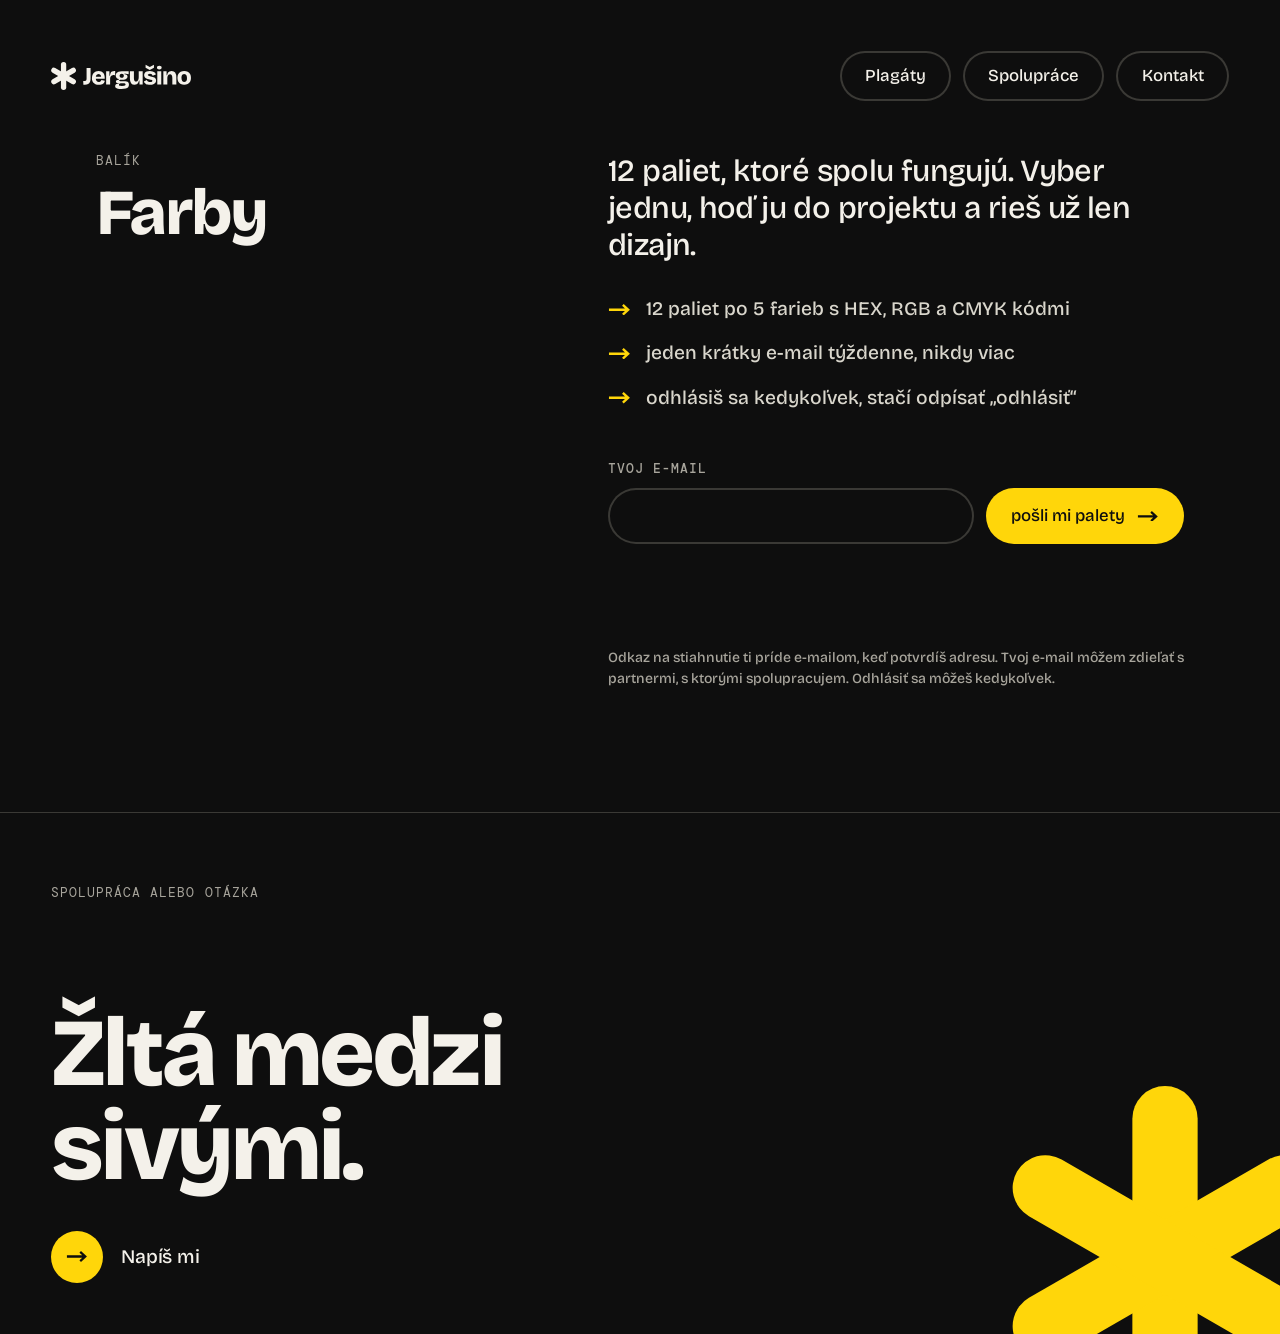
<file: index.html>
<!doctype html>
<html lang="sk">
<head>
  <meta charset="utf-8">
  <meta name="viewport" content="width=device-width, initial-scale=1">
  <title>Farby · Jergušino</title>
  <meta name="description" content="FARBY: 12 farebných paliet, ktoré spolu fungujú. Zadarmo do tvojej schránky.">
  <meta name="theme-color" content="#0E0E0E">
  <meta name="color-scheme" content="dark">
  <meta property="og:site_name" content="Jergušino">
  <meta property="og:title" content="Farby · Jergušino">
  <meta property="og:description" content="12 farebných paliet, ktoré spolu fungujú. Zadarmo do tvojej schránky.">
  <meta property="og:image" content="assets/img/og.png">
  <meta name="twitter:card" content="summary_large_image">
  <link rel="icon" href="favicon.svg" type="image/svg+xml">
  <link rel="apple-touch-icon" href="assets/img/apple-touch-icon.png">
  <link rel="preload" href="assets/fonts/BricolageGrotesque-ExtraBold.woff2" as="font" type="font/woff2" crossorigin>
  <link rel="preload" href="assets/fonts/BricolageGrotesque-Medium.woff2" as="font" type="font/woff2" crossorigin>
  <!-- main.css is a copy of the main site's stylesheet (jergusino.github.io/assets/css/main.css); the other css files add this page's own parts -->
  <link rel="stylesheet" href="assets/css/main.css">
  <link rel="stylesheet" href="assets/css/newsletter.css">
</head>
<body class="newsletter">
  <a class="skip" href="#top">preskočiť na obsah</a>

  <header class="top">
    <a class="brand" href="/" aria-label="Jergušino, domov">
      <img class="logo-paper" src="assets/img/logo-paper.svg" alt="" width="570" height="112">
      <img class="logo-ink" src="assets/img/logo-ink.svg" alt="" width="570" height="112">
    </a>
    <button type="button" class="menu-btn" aria-label="Menu" aria-expanded="false" aria-controls="site-nav"><span></span><span></span></button>
    <nav class="nav" id="site-nav" aria-label="Hlavná navigácia">
      <a class="pill" href="/plagaty/">Plagáty</a>
      <a class="pill" href="/spoluprace/">Spolupráce</a>
      <a class="pill" href="/kontakt/">Kontakt</a>
    </nav>
  </header>

  <main id="top" tabindex="-1">
    <section class="sec-head sec-head--page">
      <p class="label">balík</p>
      <h1 class="h h--xl">Farby</h1>
    </section>
    <div class="split">
    <article class="prose">
      <p class="big">12 paliet, ktoré spolu fungujú. Vyber jednu, hoď ju do projektu a rieš už len dizajn.</p>

      <ul class="perks">
        <li><svg class="arr" viewBox="0 0 48 24" width="24" height="12" aria-hidden="true" focusable="false"><path d="M2 12h40M31 2l11 10-11 10" fill="none" stroke="currentColor" stroke-width="5" stroke-linecap="butt" stroke-linejoin="miter"/></svg><span>12 paliet po 5 farieb s HEX, RGB a CMYK kódmi</span></li>
        <li><svg class="arr" viewBox="0 0 48 24" width="24" height="12" aria-hidden="true" focusable="false"><path d="M2 12h40M31 2l11 10-11 10" fill="none" stroke="currentColor" stroke-width="5" stroke-linecap="butt" stroke-linejoin="miter"/></svg><span>jeden krátky e-mail týždenne, nikdy viac</span></li>
        <li><svg class="arr" viewBox="0 0 48 24" width="24" height="12" aria-hidden="true" focusable="false"><path d="M2 12h40M31 2l11 10-11 10" fill="none" stroke="currentColor" stroke-width="5" stroke-linecap="butt" stroke-linejoin="miter"/></svg><span>odhlásiš sa kedykoľvek, stačí odpísať „odhlásiť“</span></li>
      </ul>

      <form id="signup" class="signup" method="post" novalidate>
        <label for="email">Tvoj e-mail</label>
        <div class="row">
          <input id="email" name="email" type="email" autocomplete="email" inputmode="email" required aria-describedby="fine status">
          <button type="submit" class="cta">
            <span class="btn-text">pošli mi palety</span>
            <svg class="arr" viewBox="0 0 48 24" width="24" height="12" aria-hidden="true" focusable="false"><path d="M2 12h40M31 2l11 10-11 10" fill="none" stroke="currentColor" stroke-width="5" stroke-linecap="butt" stroke-linejoin="miter"/></svg>
          </button>
        </div>
        <div class="hp" aria-hidden="true"><input type="text" name="website" tabindex="-1" autocomplete="off"></div>
        <p class="status" id="status" role="status" aria-live="polite"></p>
      </form>
    </article>
    </div>
  </main>

  <p class="fine" id="fine"><span>Odkaz na stiahnutie ti príde e-mailom, keď potvrdíš adresu. Tvoj e-mail môžem zdieľať s partnermi, s ktorými spolupracujem. Odhlásiť sa môžeš kedykoľvek.</span></p>

  <section class="closing" aria-labelledby="closing-h">
    <div class="closing-ast spin" aria-hidden="true"><svg class="ast" viewBox="0 0 200 200" aria-hidden="true" focusable="false"><g fill="none" stroke="currentColor" stroke-width="34" stroke-linecap="round"><line x1="100" y1="172" x2="100" y2="28"/><line x1="37.65" y1="136" x2="162.35" y2="64"/><line x1="162.35" y1="136" x2="37.65" y2="64"/></g></svg></div>
    <p class="label">Spolupráca alebo&nbsp;otázka</p>
    <h2 id="closing-h" class="display">Žltá medzi<br>sivými.</h2>
    <a class="btn" href="/kontakt/"><span class="circ"><svg class="arr" viewBox="0 0 48 24" width="24" height="12" aria-hidden="true" focusable="false"><path d="M2 12h40M31 2l11 10-11 10" fill="none" stroke="currentColor" stroke-width="5" stroke-linecap="butt" stroke-linejoin="miter"/></svg></span><span class="btn-t">Napíš mi</span></a>
  </section>

<script>
  // Cloudflare Worker jergusino-mail (code: jergusino.github.io/tools/mail-worker). Sends through Brevo; double opt-in.
  const API_URL = "https://api.jergusino.com/subscribe";

  const form = document.getElementById("signup");
  const email = document.getElementById("email");
  const status = document.getElementById("status");
  const button = form.querySelector("button");
  const label = button.querySelector(".btn-text");

  const messages = {
    invalid: "Toto nevyzerá ako e-mailová adresa. Skús niečo ako meno@gmail.com.",
    sent: "Skoro hotovo. Pozri si schránku (aj spam) a potvrď e-mail. Hneď potom ti pošlem odkaz na palety.",
    broken: "Niečo sa pokazilo na mojej strane. Skús to prosím neskôr.",
    offline: "Nepodarilo sa to odoslať. Skontroluj pripojenie na internet a skús to znova.",
    soon: "Prihlasovanie čoskoro spustím. Skús to o pár dní.",
  };
  const show = (key, isError) => {
    status.classList.toggle("error", !!isError);
    status.textContent = messages[key];
  };

  form.addEventListener("submit", async (e) => {
    e.preventDefault();
    if (form.website.value) return;
    const value = email.value.trim();
    if (!/^[^\s@]+@[^\s@]+\.[^\s@]+$/.test(value)) { show("invalid", true); email.focus(); return; }
    if (!API_URL) { show("soon"); return; }

    button.disabled = true;
    label.textContent = "odosielam…";
    status.textContent = "";
    const body = new URLSearchParams({ email: value, list: "palette-pack", source: (location.host || "local") + location.pathname, consent: "on", consent_text: "Súhlasil s posielaním súborov a noviniek e-mailom a so zdieľaním e-mailu s partnermi", });
    try {
      const res = await fetch(API_URL, { method: "POST", body });
      const reply = await res.json().catch(() => ({}));
      if (!reply.ok) { show(reply.error === "bad email" ? "invalid" : reply.error === "no consent" ? "consent" : "broken", true); return; }
      form.classList.add("done");
      show("sent");
    } catch (err) {
      show("offline", true);
    } finally {
      button.disabled = false;
      label.textContent = "pošli mi palety";
    }
  });
</script>
  <script src="assets/js/nav.js" defer></script>
</body>
</html>
</file>
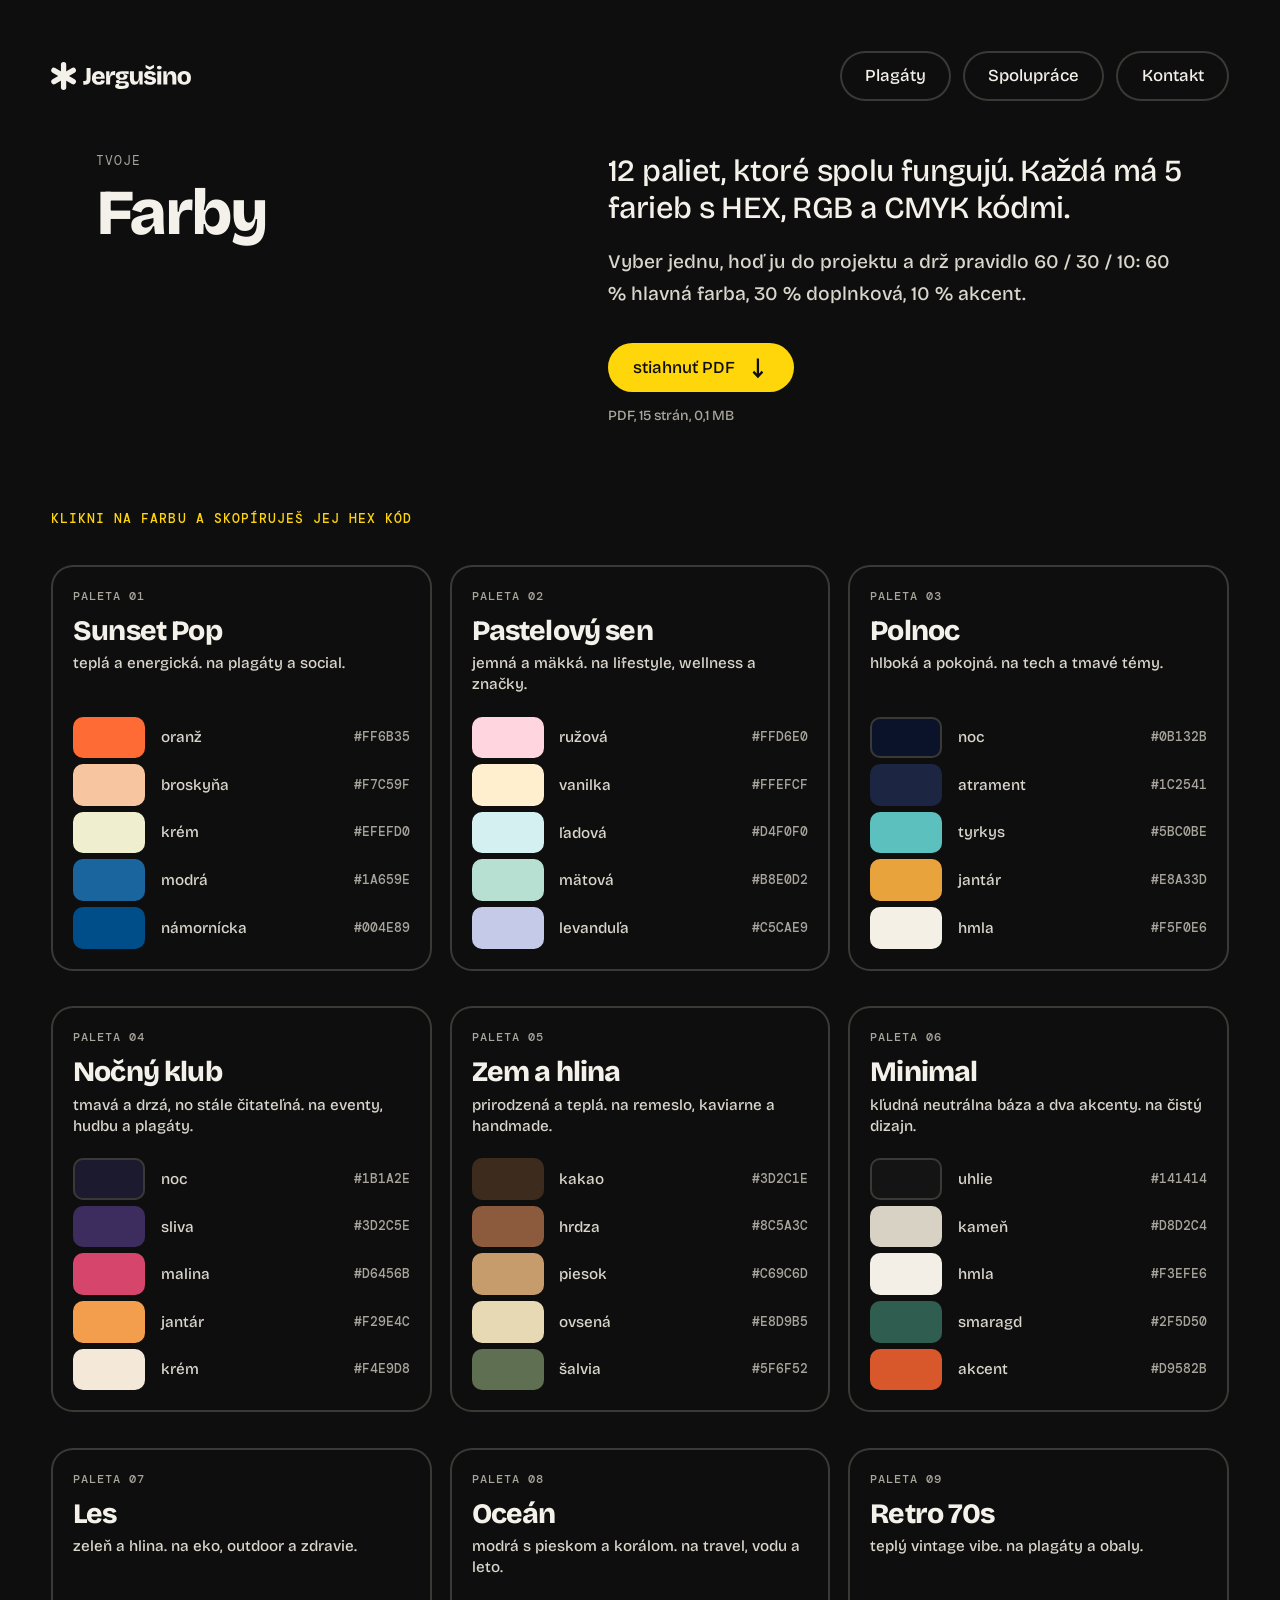
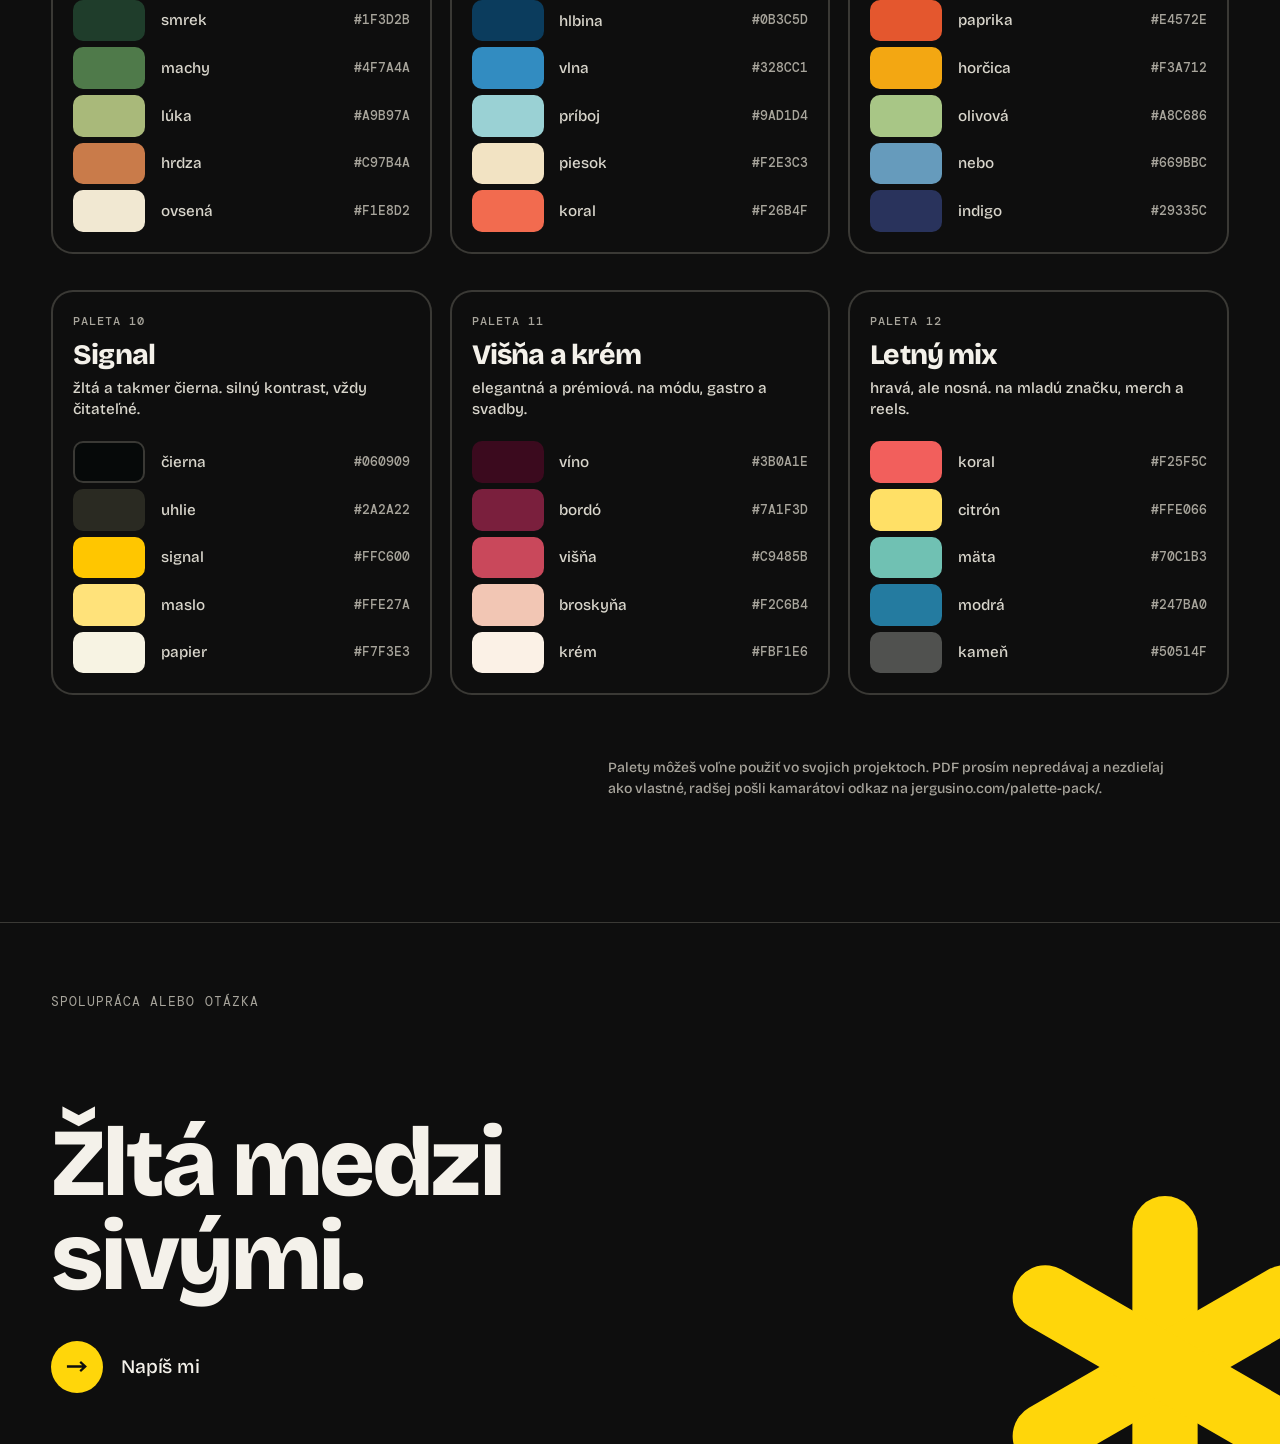
<file: pack/index.html>
<!doctype html>
<html lang="sk">
<head>
  <meta charset="utf-8">
  <meta name="viewport" content="width=device-width, initial-scale=1">
  <title>Farby · Jergušino</title>
  <meta name="description" content="FARBY: 12 farebných paliet, ktoré spolu fungujú. Stiahni si PDF.">
  <meta name="robots" content="noindex">
  <meta name="theme-color" content="#0E0E0E">
  <meta name="color-scheme" content="dark">
  <link rel="icon" href="../favicon.svg" type="image/svg+xml">
  <link rel="apple-touch-icon" href="../assets/img/apple-touch-icon.png">
  <link rel="preload" href="../assets/fonts/BricolageGrotesque-ExtraBold.woff2" as="font" type="font/woff2" crossorigin>
  <link rel="preload" href="../assets/fonts/BricolageGrotesque-Medium.woff2" as="font" type="font/woff2" crossorigin>
  <link rel="stylesheet" href="../assets/css/main.css">
  <link rel="stylesheet" href="../assets/css/newsletter.css">
  <link rel="stylesheet" href="../assets/css/pack.css">
</head>
<body class="newsletter pack">
  <a class="skip" href="#top">preskočiť na obsah</a>

  <header class="top">
    <a class="brand" href="/" aria-label="Jergušino, domov">
      <img class="logo-paper" src="../assets/img/logo-paper.svg" alt="" width="570" height="112">
      <img class="logo-ink" src="../assets/img/logo-ink.svg" alt="" width="570" height="112">
    </a>
    <button type="button" class="menu-btn" aria-label="Menu" aria-expanded="false" aria-controls="site-nav"><span></span><span></span></button>
    <nav class="nav" id="site-nav" aria-label="Hlavná navigácia">
      <a class="pill" href="/plagaty/">Plagáty</a>
      <a class="pill" href="/spoluprace/">Spolupráce</a>
      <a class="pill" href="/kontakt/">Kontakt</a>
    </nav>
  </header>

  <main id="top" tabindex="-1">
    <section class="sec-head sec-head--page">
      <p class="label">tvoje</p>
      <h1 class="h h--xl">Farby</h1>
    </section>
    <div class="split">
    <article class="prose">
        <p class="big">12 paliet, ktoré spolu fungujú. Každá má 5 farieb s HEX, RGB a CMYK kódmi.</p>
        <p class="intro">Vyber jednu, hoď ju do projektu a drž pravidlo 60 / 30 / 10: 60 % hlavná farba, 30 % doplnková, 10 % akcent.</p>
        <a class="cta dl" href="palette-pack.pdf" download>stiahnuť PDF <svg class="arr" viewBox="0 0 48 24" width="24" height="12" aria-hidden="true" focusable="false"><path d="M2 12h40M31 2l11 10-11 10" fill="none" stroke="currentColor" stroke-width="5" stroke-linecap="butt" stroke-linejoin="miter"/></svg></a>
        <p class="dl-meta">PDF, 15 strán, 0,1 MB</p>
      </article>
    </div>

    <section class="pals" aria-label="Palety">
      <p class="pals-tip" id="tip" role="status" aria-live="polite">klikni na farbu a skopíruješ jej HEX kód</p>
      <article class="pal">
        <p class="pal-no">paleta 01</p>
        <h2 class="pal-h">Sunset Pop</h2>
        <p class="pal-d">teplá a energická. na plagáty a social.</p>
        <ul class="sws"><li><button type="button" class="sw" data-hex="#FF6B35" style="--c:#FF6B35" aria-label="skopírovať oranž #FF6B35"></button><span class="sw-n">oranž</span><span class="sw-h">#FF6B35</span></li><li><button type="button" class="sw" data-hex="#F7C59F" style="--c:#F7C59F" aria-label="skopírovať broskyňa #F7C59F"></button><span class="sw-n">broskyňa</span><span class="sw-h">#F7C59F</span></li><li><button type="button" class="sw" data-hex="#EFEFD0" style="--c:#EFEFD0" aria-label="skopírovať krém #EFEFD0"></button><span class="sw-n">krém</span><span class="sw-h">#EFEFD0</span></li><li><button type="button" class="sw" data-hex="#1A659E" style="--c:#1A659E" aria-label="skopírovať modrá #1A659E"></button><span class="sw-n">modrá</span><span class="sw-h">#1A659E</span></li><li><button type="button" class="sw" data-hex="#004E89" style="--c:#004E89" aria-label="skopírovať námornícka #004E89"></button><span class="sw-n">námornícka</span><span class="sw-h">#004E89</span></li></ul>
      </article>
      <article class="pal">
        <p class="pal-no">paleta 02</p>
        <h2 class="pal-h">Pastelový sen</h2>
        <p class="pal-d">jemná a mäkká. na lifestyle, wellness a značky.</p>
        <ul class="sws"><li><button type="button" class="sw" data-hex="#FFD6E0" style="--c:#FFD6E0" aria-label="skopírovať ružová #FFD6E0"></button><span class="sw-n">ružová</span><span class="sw-h">#FFD6E0</span></li><li><button type="button" class="sw" data-hex="#FFEFCF" style="--c:#FFEFCF" aria-label="skopírovať vanilka #FFEFCF"></button><span class="sw-n">vanilka</span><span class="sw-h">#FFEFCF</span></li><li><button type="button" class="sw" data-hex="#D4F0F0" style="--c:#D4F0F0" aria-label="skopírovať ľadová #D4F0F0"></button><span class="sw-n">ľadová</span><span class="sw-h">#D4F0F0</span></li><li><button type="button" class="sw" data-hex="#B8E0D2" style="--c:#B8E0D2" aria-label="skopírovať mätová #B8E0D2"></button><span class="sw-n">mätová</span><span class="sw-h">#B8E0D2</span></li><li><button type="button" class="sw" data-hex="#C5CAE9" style="--c:#C5CAE9" aria-label="skopírovať levanduľa #C5CAE9"></button><span class="sw-n">levanduľa</span><span class="sw-h">#C5CAE9</span></li></ul>
      </article>
      <article class="pal">
        <p class="pal-no">paleta 03</p>
        <h2 class="pal-h">Polnoc</h2>
        <p class="pal-d">hlboká a pokojná. na tech a tmavé témy.</p>
        <ul class="sws"><li><button type="button" class="sw sw--dark" data-hex="#0B132B" style="--c:#0B132B" aria-label="skopírovať noc #0B132B"></button><span class="sw-n">noc</span><span class="sw-h">#0B132B</span></li><li><button type="button" class="sw" data-hex="#1C2541" style="--c:#1C2541" aria-label="skopírovať atrament #1C2541"></button><span class="sw-n">atrament</span><span class="sw-h">#1C2541</span></li><li><button type="button" class="sw" data-hex="#5BC0BE" style="--c:#5BC0BE" aria-label="skopírovať tyrkys #5BC0BE"></button><span class="sw-n">tyrkys</span><span class="sw-h">#5BC0BE</span></li><li><button type="button" class="sw" data-hex="#E8A33D" style="--c:#E8A33D" aria-label="skopírovať jantár #E8A33D"></button><span class="sw-n">jantár</span><span class="sw-h">#E8A33D</span></li><li><button type="button" class="sw" data-hex="#F5F0E6" style="--c:#F5F0E6" aria-label="skopírovať hmla #F5F0E6"></button><span class="sw-n">hmla</span><span class="sw-h">#F5F0E6</span></li></ul>
      </article>
      <article class="pal">
        <p class="pal-no">paleta 04</p>
        <h2 class="pal-h">Nočný klub</h2>
        <p class="pal-d">tmavá a drzá, no stále čitateľná. na eventy, hudbu a plagáty.</p>
        <ul class="sws"><li><button type="button" class="sw sw--dark" data-hex="#1B1A2E" style="--c:#1B1A2E" aria-label="skopírovať noc #1B1A2E"></button><span class="sw-n">noc</span><span class="sw-h">#1B1A2E</span></li><li><button type="button" class="sw" data-hex="#3D2C5E" style="--c:#3D2C5E" aria-label="skopírovať sliva #3D2C5E"></button><span class="sw-n">sliva</span><span class="sw-h">#3D2C5E</span></li><li><button type="button" class="sw" data-hex="#D6456B" style="--c:#D6456B" aria-label="skopírovať malina #D6456B"></button><span class="sw-n">malina</span><span class="sw-h">#D6456B</span></li><li><button type="button" class="sw" data-hex="#F29E4C" style="--c:#F29E4C" aria-label="skopírovať jantár #F29E4C"></button><span class="sw-n">jantár</span><span class="sw-h">#F29E4C</span></li><li><button type="button" class="sw" data-hex="#F4E9D8" style="--c:#F4E9D8" aria-label="skopírovať krém #F4E9D8"></button><span class="sw-n">krém</span><span class="sw-h">#F4E9D8</span></li></ul>
      </article>
      <article class="pal">
        <p class="pal-no">paleta 05</p>
        <h2 class="pal-h">Zem a hlina</h2>
        <p class="pal-d">prirodzená a teplá. na remeslo, kaviarne a handmade.</p>
        <ul class="sws"><li><button type="button" class="sw" data-hex="#3D2C1E" style="--c:#3D2C1E" aria-label="skopírovať kakao #3D2C1E"></button><span class="sw-n">kakao</span><span class="sw-h">#3D2C1E</span></li><li><button type="button" class="sw" data-hex="#8C5A3C" style="--c:#8C5A3C" aria-label="skopírovať hrdza #8C5A3C"></button><span class="sw-n">hrdza</span><span class="sw-h">#8C5A3C</span></li><li><button type="button" class="sw" data-hex="#C69C6D" style="--c:#C69C6D" aria-label="skopírovať piesok #C69C6D"></button><span class="sw-n">piesok</span><span class="sw-h">#C69C6D</span></li><li><button type="button" class="sw" data-hex="#E8D9B5" style="--c:#E8D9B5" aria-label="skopírovať ovsená #E8D9B5"></button><span class="sw-n">ovsená</span><span class="sw-h">#E8D9B5</span></li><li><button type="button" class="sw" data-hex="#5F6F52" style="--c:#5F6F52" aria-label="skopírovať šalvia #5F6F52"></button><span class="sw-n">šalvia</span><span class="sw-h">#5F6F52</span></li></ul>
      </article>
      <article class="pal">
        <p class="pal-no">paleta 06</p>
        <h2 class="pal-h">Minimal</h2>
        <p class="pal-d">kľudná neutrálna báza a dva akcenty. na čistý dizajn.</p>
        <ul class="sws"><li><button type="button" class="sw sw--dark" data-hex="#141414" style="--c:#141414" aria-label="skopírovať uhlie #141414"></button><span class="sw-n">uhlie</span><span class="sw-h">#141414</span></li><li><button type="button" class="sw" data-hex="#D8D2C4" style="--c:#D8D2C4" aria-label="skopírovať kameň #D8D2C4"></button><span class="sw-n">kameň</span><span class="sw-h">#D8D2C4</span></li><li><button type="button" class="sw" data-hex="#F3EFE6" style="--c:#F3EFE6" aria-label="skopírovať hmla #F3EFE6"></button><span class="sw-n">hmla</span><span class="sw-h">#F3EFE6</span></li><li><button type="button" class="sw" data-hex="#2F5D50" style="--c:#2F5D50" aria-label="skopírovať smaragd #2F5D50"></button><span class="sw-n">smaragd</span><span class="sw-h">#2F5D50</span></li><li><button type="button" class="sw" data-hex="#D9582B" style="--c:#D9582B" aria-label="skopírovať akcent #D9582B"></button><span class="sw-n">akcent</span><span class="sw-h">#D9582B</span></li></ul>
      </article>
      <article class="pal">
        <p class="pal-no">paleta 07</p>
        <h2 class="pal-h">Les</h2>
        <p class="pal-d">zeleň a hlina. na eko, outdoor a zdravie.</p>
        <ul class="sws"><li><button type="button" class="sw" data-hex="#1F3D2B" style="--c:#1F3D2B" aria-label="skopírovať smrek #1F3D2B"></button><span class="sw-n">smrek</span><span class="sw-h">#1F3D2B</span></li><li><button type="button" class="sw" data-hex="#4F7A4A" style="--c:#4F7A4A" aria-label="skopírovať machy #4F7A4A"></button><span class="sw-n">machy</span><span class="sw-h">#4F7A4A</span></li><li><button type="button" class="sw" data-hex="#A9B97A" style="--c:#A9B97A" aria-label="skopírovať lúka #A9B97A"></button><span class="sw-n">lúka</span><span class="sw-h">#A9B97A</span></li><li><button type="button" class="sw" data-hex="#C97B4A" style="--c:#C97B4A" aria-label="skopírovať hrdza #C97B4A"></button><span class="sw-n">hrdza</span><span class="sw-h">#C97B4A</span></li><li><button type="button" class="sw" data-hex="#F1E8D2" style="--c:#F1E8D2" aria-label="skopírovať ovsená #F1E8D2"></button><span class="sw-n">ovsená</span><span class="sw-h">#F1E8D2</span></li></ul>
      </article>
      <article class="pal">
        <p class="pal-no">paleta 08</p>
        <h2 class="pal-h">Oceán</h2>
        <p class="pal-d">modrá s pieskom a korálom. na travel, vodu a leto.</p>
        <ul class="sws"><li><button type="button" class="sw" data-hex="#0B3C5D" style="--c:#0B3C5D" aria-label="skopírovať hlbina #0B3C5D"></button><span class="sw-n">hlbina</span><span class="sw-h">#0B3C5D</span></li><li><button type="button" class="sw" data-hex="#328CC1" style="--c:#328CC1" aria-label="skopírovať vlna #328CC1"></button><span class="sw-n">vlna</span><span class="sw-h">#328CC1</span></li><li><button type="button" class="sw" data-hex="#9AD1D4" style="--c:#9AD1D4" aria-label="skopírovať príboj #9AD1D4"></button><span class="sw-n">príboj</span><span class="sw-h">#9AD1D4</span></li><li><button type="button" class="sw" data-hex="#F2E3C3" style="--c:#F2E3C3" aria-label="skopírovať piesok #F2E3C3"></button><span class="sw-n">piesok</span><span class="sw-h">#F2E3C3</span></li><li><button type="button" class="sw" data-hex="#F26B4F" style="--c:#F26B4F" aria-label="skopírovať koral #F26B4F"></button><span class="sw-n">koral</span><span class="sw-h">#F26B4F</span></li></ul>
      </article>
      <article class="pal">
        <p class="pal-no">paleta 09</p>
        <h2 class="pal-h">Retro 70s</h2>
        <p class="pal-d">teplý vintage vibe. na plagáty a obaly.</p>
        <ul class="sws"><li><button type="button" class="sw" data-hex="#E4572E" style="--c:#E4572E" aria-label="skopírovať paprika #E4572E"></button><span class="sw-n">paprika</span><span class="sw-h">#E4572E</span></li><li><button type="button" class="sw" data-hex="#F3A712" style="--c:#F3A712" aria-label="skopírovať horčica #F3A712"></button><span class="sw-n">horčica</span><span class="sw-h">#F3A712</span></li><li><button type="button" class="sw" data-hex="#A8C686" style="--c:#A8C686" aria-label="skopírovať olivová #A8C686"></button><span class="sw-n">olivová</span><span class="sw-h">#A8C686</span></li><li><button type="button" class="sw" data-hex="#669BBC" style="--c:#669BBC" aria-label="skopírovať nebo #669BBC"></button><span class="sw-n">nebo</span><span class="sw-h">#669BBC</span></li><li><button type="button" class="sw" data-hex="#29335C" style="--c:#29335C" aria-label="skopírovať indigo #29335C"></button><span class="sw-n">indigo</span><span class="sw-h">#29335C</span></li></ul>
      </article>
      <article class="pal">
        <p class="pal-no">paleta 10</p>
        <h2 class="pal-h">Signal</h2>
        <p class="pal-d">žltá a takmer čierna. silný kontrast, vždy čitateľné.</p>
        <ul class="sws"><li><button type="button" class="sw sw--dark" data-hex="#060909" style="--c:#060909" aria-label="skopírovať čierna #060909"></button><span class="sw-n">čierna</span><span class="sw-h">#060909</span></li><li><button type="button" class="sw" data-hex="#2A2A22" style="--c:#2A2A22" aria-label="skopírovať uhlie #2A2A22"></button><span class="sw-n">uhlie</span><span class="sw-h">#2A2A22</span></li><li><button type="button" class="sw" data-hex="#FFC600" style="--c:#FFC600" aria-label="skopírovať signal #FFC600"></button><span class="sw-n">signal</span><span class="sw-h">#FFC600</span></li><li><button type="button" class="sw" data-hex="#FFE27A" style="--c:#FFE27A" aria-label="skopírovať maslo #FFE27A"></button><span class="sw-n">maslo</span><span class="sw-h">#FFE27A</span></li><li><button type="button" class="sw" data-hex="#F7F3E3" style="--c:#F7F3E3" aria-label="skopírovať papier #F7F3E3"></button><span class="sw-n">papier</span><span class="sw-h">#F7F3E3</span></li></ul>
      </article>
      <article class="pal">
        <p class="pal-no">paleta 11</p>
        <h2 class="pal-h">Višňa a krém</h2>
        <p class="pal-d">elegantná a prémiová. na módu, gastro a svadby.</p>
        <ul class="sws"><li><button type="button" class="sw" data-hex="#3B0A1E" style="--c:#3B0A1E" aria-label="skopírovať víno #3B0A1E"></button><span class="sw-n">víno</span><span class="sw-h">#3B0A1E</span></li><li><button type="button" class="sw" data-hex="#7A1F3D" style="--c:#7A1F3D" aria-label="skopírovať bordó #7A1F3D"></button><span class="sw-n">bordó</span><span class="sw-h">#7A1F3D</span></li><li><button type="button" class="sw" data-hex="#C9485B" style="--c:#C9485B" aria-label="skopírovať višňa #C9485B"></button><span class="sw-n">višňa</span><span class="sw-h">#C9485B</span></li><li><button type="button" class="sw" data-hex="#F2C6B4" style="--c:#F2C6B4" aria-label="skopírovať broskyňa #F2C6B4"></button><span class="sw-n">broskyňa</span><span class="sw-h">#F2C6B4</span></li><li><button type="button" class="sw" data-hex="#FBF1E6" style="--c:#FBF1E6" aria-label="skopírovať krém #FBF1E6"></button><span class="sw-n">krém</span><span class="sw-h">#FBF1E6</span></li></ul>
      </article>
      <article class="pal">
        <p class="pal-no">paleta 12</p>
        <h2 class="pal-h">Letný mix</h2>
        <p class="pal-d">hravá, ale nosná. na mladú značku, merch a reels.</p>
        <ul class="sws"><li><button type="button" class="sw" data-hex="#F25F5C" style="--c:#F25F5C" aria-label="skopírovať koral #F25F5C"></button><span class="sw-n">koral</span><span class="sw-h">#F25F5C</span></li><li><button type="button" class="sw" data-hex="#FFE066" style="--c:#FFE066" aria-label="skopírovať citrón #FFE066"></button><span class="sw-n">citrón</span><span class="sw-h">#FFE066</span></li><li><button type="button" class="sw" data-hex="#70C1B3" style="--c:#70C1B3" aria-label="skopírovať mäta #70C1B3"></button><span class="sw-n">mäta</span><span class="sw-h">#70C1B3</span></li><li><button type="button" class="sw" data-hex="#247BA0" style="--c:#247BA0" aria-label="skopírovať modrá #247BA0"></button><span class="sw-n">modrá</span><span class="sw-h">#247BA0</span></li><li><button type="button" class="sw" data-hex="#50514F" style="--c:#50514F" aria-label="skopírovať kameň #50514F"></button><span class="sw-n">kameň</span><span class="sw-h">#50514F</span></li></ul>
      </article>
    </section>
  </main>

  <p class="fine"><span>Palety môžeš voľne použiť vo svojich projektoch. PDF prosím nepredávaj a nezdieľaj ako vlastné, radšej pošli kamarátovi odkaz na jergusino.com/palette-pack/.</span></p>

  <section class="closing" aria-labelledby="closing-h">
    <div class="closing-ast spin" aria-hidden="true"><svg class="ast" viewBox="0 0 200 200" aria-hidden="true" focusable="false"><g fill="none" stroke="currentColor" stroke-width="34" stroke-linecap="round"><line x1="100" y1="172" x2="100" y2="28"/><line x1="37.65" y1="136" x2="162.35" y2="64"/><line x1="162.35" y1="136" x2="37.65" y2="64"/></g></svg></div>
    <p class="label">Spolupráca alebo&nbsp;otázka</p>
    <h2 id="closing-h" class="display">Žltá medzi<br>sivými.</h2>
    <a class="btn" href="/kontakt/"><span class="circ"><svg class="arr" viewBox="0 0 48 24" width="24" height="12" aria-hidden="true" focusable="false"><path d="M2 12h40M31 2l11 10-11 10" fill="none" stroke="currentColor" stroke-width="5" stroke-linecap="butt" stroke-linejoin="miter"/></svg></span><span class="btn-t">Napíš mi</span></a>
  </section>

<script>
  // Click a swatch: copy its HEX code.
  const tip = document.getElementById("tip");
  const idle = tip.textContent;
  let timer;
  document.querySelectorAll(".sw").forEach((b) => b.addEventListener("click", async () => {
    const hex = b.dataset.hex;
    try { await navigator.clipboard.writeText(hex); tip.textContent = "skopírované: " + hex; }
    catch (e) { tip.textContent = hex; }
    clearTimeout(timer);
    timer = setTimeout(() => (tip.textContent = idle), 2200);
  }));
</script>
  <script src="../assets/js/nav.js" defer></script>
</body>
</html>
</file>
<file: assets/css/main.css>
/* ─────────────────────────────────────────────────────────────────────────────
   Jergušino: stylesheet, rebrand v2. Built like the carousel system, not just recoloured:
   surfaces (yellow cover/closing, ink content), a top row, one big headline, DM Mono labels,
   28 px panels, circle-arrow buttons, 6 px pills. Flat colour, no gradients, no shadows.
   One yellow moment per view; yellow text only on ink.
   ───────────────────────────────────────────────────────────────────────────── */
@font-face { font-family: "Bricolage Grotesque"; src: url("../fonts/BricolageGrotesque-ExtraBold.woff2") format("woff2"); font-weight: 800; font-display: swap; }
@font-face { font-family: "Bricolage Grotesque"; src: url("../fonts/BricolageGrotesque-Medium.woff2") format("woff2"); font-weight: 500; font-display: swap; }
@font-face { font-family: "DM Mono"; src: url("../fonts/DMMono-Regular.woff2") format("woff2"); font-weight: 400; font-display: swap; }
@font-face { font-family: "DM Mono"; src: url("../fonts/DMMono-Medium.woff2") format("woff2"); font-weight: 500; font-display: swap; }

:root {
  --ink: #0e0e0e; --paper: #f4f1ea; --yellow: #ffd60a;
  --paper-soft: #d9d6cc; --ash: #a8a59c; --stone: #5c5a53; --line: #3a3935;

  --m: clamp(20px, 4vw, 72px);                 /* page margin (the carousel's 72 px) */
  --gap: clamp(12px, 1.4vw, 24px);
  --r-panel: 28px; --r-card: 22px; --r-label: 6px;
  --f: "Bricolage Grotesque", "Helvetica Neue", Arial, sans-serif;
  --mono: "DM Mono", ui-monospace, Menlo, monospace;

  --surface: var(--ink); --text: var(--paper); --text-soft: var(--paper-soft); --muted: var(--ash); --hair: var(--line);
  --ease-out: cubic-bezier(0.2, 0, 0, 1); --ease-in: cubic-bezier(0.6, 0, 1, 1);
}
/* yellow pages (home hero, contact, closing): ink text */
.on-yellow { --surface: var(--yellow); --text: var(--ink); --text-soft: var(--ink); --muted: var(--stone); --hair: var(--ink); }

*, *::before, *::after { box-sizing: border-box; }
html { background: var(--ink); color-scheme: dark; -webkit-text-size-adjust: 100%; scroll-behavior: smooth; }
body { margin: 0; background: var(--surface); color: var(--text-soft); font-family: var(--f); font-weight: 500; font-size: clamp(1.0625rem, 1rem + 0.25vw, 1.2rem); line-height: 1.6; -webkit-font-smoothing: antialiased; overflow-x: clip; }
h1, h2, p, ol, ul, dl, dd, figure { margin: 0; padding: 0; }
img { display: block; max-width: 100%; height: auto; }
::selection { background: var(--yellow); color: var(--ink); }
a { color: inherit; text-decoration: none; }
:focus-visible { outline: 3px solid var(--yellow); outline-offset: 4px; border-radius: 4px; }
.on-yellow :focus-visible { outline-color: var(--ink); }
.sr { position: absolute; width: 1px; height: 1px; overflow: hidden; clip: rect(0 0 0 0); white-space: nowrap; }
.ast { display: block; width: 100%; height: auto; overflow: visible; }
.skip { position: absolute; z-index: 90; left: var(--m); top: -10em; background: var(--yellow); color: var(--ink); padding: 0.4em 0.8em; border-radius: var(--r-label); font-family: var(--mono); font-size: 0.8rem; text-transform: uppercase; letter-spacing: 0.08em; }
.skip:focus { top: 12px; }
main:focus { outline: none; }

/* ── type roles ─────────────────────────────────────────────────────────────── */
.label, .pill, .cap, .count, .meta dt, .chip, .pg-t small, .contact-label, .v-bar, .ctl-l { font-family: var(--mono); font-weight: 400; font-size: clamp(0.72rem, 0.7rem + 0.12vw, 0.85rem); letter-spacing: 0.08em; text-transform: uppercase; line-height: 1.2; }
.label { color: var(--muted); }
.display { font-family: var(--f); font-weight: 800; letter-spacing: -0.04em; line-height: 0.98; color: var(--text); font-size: clamp(2.6rem, 8vw, 8.5rem); }
.h { font-family: var(--f); font-weight: 800; letter-spacing: -0.03em; line-height: 1.02; color: var(--text); font-size: clamp(1.8rem, 3.6vw, 3.6rem); }
.h--xl { font-size: clamp(2.6rem, 7vw, 7rem); letter-spacing: -0.04em; line-height: 0.98; }

/* ── buttons: circle with an arrow (primary), pill label (secondary) ─────────── */
.circ { display: inline-grid; place-items: center; flex: none; width: 52px; height: 52px; border-radius: 50%; background: var(--yellow); color: var(--ink); transition: transform 0.2s var(--ease-out), background 0.1s; }
.circ .arr { width: 22px; height: 11px; margin: 0; }
.arr { display: inline-block; width: 1.1em; height: 0.55em; vertical-align: 0.02em; margin-left: 0.25em; }
.circ--back .arr { transform: scaleX(-1); }
.btn { display: inline-flex; align-items: center; gap: 18px; color: var(--text); }
.btn-t { font-weight: 500; letter-spacing: -0.01em; font-size: clamp(1.1rem, 1.5vw, 1.4rem); line-height: 1; }
.btn:hover .circ, .btn:focus-visible .circ, .page-arrow:hover .circ, .page-arrow:focus-visible .circ, .contact-row:hover .circ { transform: translateX(6px) scale(1.08); }
.btn:focus-visible { outline-offset: 8px; }
.btn--sm .btn-t { font-size: 1.05rem; }
.btn--sm .circ { width: 44px; height: 44px; } .btn--sm .circ .arr { width: 20px; height: 10px; }
.btn--wide { display: flex; justify-content: center; margin: calc(var(--m) * 1.6) var(--m) 0; }
.pill { display: inline-block; padding: 0.7em 1.05em 0.62em; border: 2px solid currentColor; border-radius: var(--r-label); color: var(--text); transition: background 0.1s, color 0.1s, border-color 0.1s; cursor: pointer; background: none; }
.pill:hover, .pill:focus-visible { background: var(--text); color: var(--surface); border-color: var(--text); }
.pill[aria-current] { background: var(--yellow); border-color: var(--yellow); color: var(--ink); }
.btnrow { display: flex; flex-wrap: wrap; align-items: center; gap: 24px; margin-top: calc(var(--m) * 0.8); }

/* ── top row: logo left, nav right (as on the carousel slides) ───────────────── */
.top { position: absolute; z-index: 5; top: var(--m); left: var(--m); right: var(--m); display: flex; justify-content: space-between; align-items: center; gap: 16px; }
.brand { display: block; line-height: 0; }
.brand img { width: clamp(120px, 11vw, 168px); height: auto; }
.logo-ink { display: none; }
.nav { display: flex; gap: 12px; }
.nav .pill { font-family: var(--sans, inherit); font-weight: 500; font-size: 1.05rem; letter-spacing: 0; text-transform: none; line-height: 1; padding: 1em 1.5em 0.95em; border: 0; border-radius: 999px; color: var(--paper); box-shadow: inset 0 0 0 2px var(--line); transition: transform 0.2s var(--ease-out), box-shadow 0.1s, background 0.1s, color 0.1s; }
.nav .pill:hover, .nav .pill:focus-visible { background: none; color: var(--paper); box-shadow: inset 0 0 0 2px var(--paper); transform: translateY(-2px); }
.nav .pill[aria-current] { background: var(--yellow); color: var(--ink); box-shadow: none; }

/* section heads */
.sec-head { padding: 0 var(--m); }
.sec-head .label { margin-bottom: 1.1em; }
.sec-head--page { padding-top: clamp(110px, 17vh, 190px); padding-bottom: calc(var(--m) * 1.1); }

/* ── Home hero: a field of grey asterisks, one of them yellow and following you. Headline, one clear CTA, a reel of real work. ─ */
.hero { position: relative; min-height: 100vh; min-height: 100svh; background: var(--ink); overflow: hidden; display: flex; flex-direction: column; justify-content: flex-end; }
.field { position: absolute; inset: 0; width: 100%; height: 100%; display: block; }
.hero-in { position: relative; z-index: 1; padding: clamp(120px, 20vh, 220px) var(--m) clamp(28px, 5vh, 56px); max-width: 64rem; pointer-events: none; }
.hero-in a { pointer-events: auto; }
.eyebrow { display: inline-flex; align-items: center; gap: 0.7em; padding: 0.55em 0.9em 0.5em; border: 1px solid var(--line); border-radius: 999px; font-family: var(--mono); font-size: 0.8rem; letter-spacing: 0.08em; text-transform: uppercase; color: var(--paper-soft); background: var(--ink); margin-bottom: 1.6em; }
.eyebrow .dot { width: 0.6em; height: 0.6em; border-radius: 50%; background: var(--yellow); }
.hero-h { font-size: clamp(2.4rem, 6.4vw, 6.4rem); line-height: 1; letter-spacing: -0.04em; color: var(--paper); }
.hero-h .ln { display: block; overflow: hidden; padding-bottom: 0.1em; margin-bottom: -0.1em; }
.hero-h .ln > span { display: block; }
.hero-sub { max-width: 30em; margin-top: 1.4em; color: var(--paper-soft); display: inline-block; }
.hero-cta { display: flex; flex-wrap: wrap; gap: 12px; margin-top: 2em; }
/* soft ink glow under each piece of hero text, so it reads cleanly over the asterisk field */
.hero-h, .hero-sub, .hero-cta { position: relative; }
.hero-h::before, .hero-sub::before, .hero-cta::before, .eyebrow::before { content: ""; position: absolute; z-index: -1; pointer-events: none; inset: -0.25em -0.6em; background: radial-gradient(ellipse closest-side at 50% 50%, rgba(14, 14, 14, 0.94) 0%, rgba(14, 14, 14, 0.82) 45%, rgba(14, 14, 14, 0) 100%); }
.hero-h::before { inset: -0.15em -0.5em; }
.hero-sub::before { inset: -0.7em -1.2em; }
.hero-cta::before { inset: -1em -1.6em; }
.eyebrow { position: relative; background: rgba(14, 14, 14, 0.85); }
.eyebrow::before { inset: -0.9em -1.4em; border-radius: 0; z-index: -1; }
.cta { display: inline-flex; align-items: center; gap: 0.7em; padding: 1em 1.5em 0.95em; border-radius: 999px; background: var(--yellow); color: var(--ink); font-weight: 500; font-size: 1.05rem; line-height: 1; transition: transform 0.2s var(--ease-out), background 0.1s, color 0.1s; }
.cta .arr { width: 1.3em; height: 0.65em; margin: 0; transition: transform 0.2s var(--ease-out); }
.cta:hover, .cta:focus-visible { transform: translateY(-2px); }
.cta:hover .arr, .cta:focus-visible .arr { transform: translateX(4px); }
.cta--ghost { background: transparent; color: var(--paper); box-shadow: inset 0 0 0 2px var(--line); }
.cta--ghost:hover, .cta--ghost:focus-visible { box-shadow: inset 0 0 0 2px var(--paper); }
/* brand strip: the brands I've worked with, quiet until hovered */
.brands { position: relative; z-index: 1; display: flex; align-items: center; gap: 20px 48px; flex-wrap: wrap; padding: 28px var(--m) 32px; background: var(--ink); border-top: 1px solid var(--line); }
.brands .label { margin: 0; }
.brands-list { list-style: none; margin: 0; padding: 0; display: flex; flex-wrap: wrap; align-items: center; gap: 16px 48px; }
.brands-list a { display: flex; align-items: center; min-height: 44px; color: var(--ash); transition: color 0.2s, transform 0.25s var(--ease-out); }
.brands-list a:hover, .brands-list a:focus-visible { color: var(--yellow); transform: translateY(-2px); }
.brands-list .wordmark { font-weight: 800; font-size: clamp(1.5rem, 3vw, 2.2rem); letter-spacing: -0.04em; line-height: 1; }
.brands-list img { display: block; height: clamp(28px, 3vw, 38px); margin: -6px 0; width: auto; filter: grayscale(1) brightness(0) invert(0.6); transition: filter 0.2s; }
.brands-list a:hover img, .brands-list a:focus-visible img { filter: grayscale(1) brightness(0) invert(1); }
@media (max-width: 700px) { .field { opacity: 0.5; } .hero-h { font-size: 11vw; } .hero-in { padding-top: 110px; } }

/* ── Poster wall: even grid of posters in 22 px panels, captions as mono labels ─ */
.wall { padding: calc(var(--m) * 2.4) 0 0; }
.wall .sec-head { display: flex; justify-content: space-between; align-items: end; flex-wrap: wrap; gap: 8px; margin-bottom: calc(var(--m) * 0.9); }
.wall .sec-head .label { margin: 0 0 0.8em; order: 2; }
.list.wall { padding-top: 0; }
.pgrid { list-style: none; display: grid; grid-template-columns: repeat(4, minmax(0, 1fr)); gap: calc(var(--gap) * 1.6) var(--gap); padding: 0 var(--m); }
.pcard a { display: block; position: relative; overflow: hidden; aspect-ratio: 7 / 10; border-radius: var(--r-card); background: var(--line); }
.pcard img { width: 100%; height: 100%; object-fit: cover; transition: transform 0.4s var(--ease-out), filter 0.15s; }
.cap { display: flex; justify-content: space-between; gap: 12px; margin-top: 12px; color: var(--muted); }
.cap span:first-child { color: var(--paper-soft); overflow: hidden; text-overflow: ellipsis; white-space: nowrap; }
/* the idea in one hover: yellow among the grey. Hover one poster and the rest of the wall goes grey. */
@media (hover: hover) {
  .pgrid:has(.pcard a:hover) .pcard:not(:hover) img { filter: grayscale(0.85) brightness(0.8); }
  .pcard a:hover img { transform: scale(1.02); }
  .pcard:hover .cap span:first-child { color: var(--yellow); }
}
.pcard a::after { content: ""; position: absolute; z-index: 1; right: 12px; bottom: 12px; width: 52px; height: 52px; border-radius: 50%;
  background: var(--yellow) url("data:image/svg+xml,%3Csvg xmlns='http://www.w3.org/2000/svg' viewBox='0 0 48 24'%3E%3Cpath d='M6 12h30M26 3l10 9-10 9' fill='none' stroke='%230E0E0E' stroke-width='5'/%3E%3C/svg%3E") center / 28px no-repeat;
  transform: scale(0); transition: transform 0.1s var(--ease-in); }
.pcard a:focus-visible { outline: 3px solid var(--yellow); outline-offset: 5px; }
.pcard a:focus-visible::after { transform: none; }
@media (hover: hover) { .pcard a:hover::after { transform: none; transition: transform 0.25s cubic-bezier(0.3, 1.5, 0.4, 1); } }
@media (max-width: 1100px) { .pgrid { grid-template-columns: repeat(3, minmax(0, 1fr)); } }
@media (max-width: 700px) { .pgrid { grid-template-columns: repeat(2, minmax(0, 1fr)); } .circ { width: 56px; height: 56px; } }
@media (min-width: 1300px) { .pgrid:not(.pgrid--flat) { grid-template-columns: repeat(5, minmax(0, 1fr)); } }
@media (min-width: 1700px) { .pgrid:not(.pgrid--flat) { grid-template-columns: repeat(6, minmax(0, 1fr)); } }
.empty { padding: var(--m); }
.empty[hidden], .controls[hidden] { display: none; }

/* filters: mono label + pills, the pressed one is the yellow highlight */
.controls { display: flex; flex-wrap: wrap; gap: 14px 40px; padding: 0 var(--m) calc(var(--m) * 0.9); }
.ctl { display: flex; flex-wrap: wrap; align-items: center; gap: 8px; }
.ctl-l { color: var(--muted); margin-right: 6px; }
.dd { position: relative; }
.dd::after { content: ""; position: absolute; right: 1.1em; top: 50%; width: 7px; height: 7px; margin-top: -6px; border-right: 2px solid var(--paper); border-bottom: 2px solid var(--paper); transform: rotate(45deg); transition: transform 0.3s var(--ease-out), margin-top 0.3s var(--ease-out); pointer-events: none; }
.dd.open::after { transform: rotate(225deg); margin-top: -2px; }
.dd-native { position: absolute; width: 1px; height: 1px; opacity: 0; pointer-events: none; }
.dd-btn { transition: border-color 0.1s, transform 0.15s var(--ease-out); font-family: var(--mono); font-size: 0.8rem; letter-spacing: 0.08em; text-transform: uppercase; text-align: left; color: var(--paper); background: var(--ink); border: 2px solid var(--line); border-radius: var(--r-label); padding: 0.6em 2.8em 0.52em 0.9em; min-height: 44px; min-width: 9em; cursor: pointer; transition: border-color 0.1s; }
.dd-btn:active { transform: scale(0.97); }
.dd-btn:hover, .dd-btn:focus-visible, .dd.open .dd-btn { border-color: var(--paper); outline: none; }
.dd-list { list-style: none; position: absolute; z-index: 20; left: 0; top: calc(100% + 6px); min-width: 100%; max-height: min(50vh, 20rem); overflow-y: auto; background: var(--ink); border: 2px solid var(--paper); border-radius: 14px; padding: 6px; transform-origin: top left; visibility: hidden; opacity: 0; transform: translateY(-10px) scale(0.96); clip-path: inset(0 0 100% 0 round 14px); transition: opacity 0.18s ease, transform 0.22s ease, clip-path 0.22s ease, visibility 0s 0.22s; }
.dd.open .dd-list { visibility: visible; opacity: 1; transform: none; clip-path: inset(0 0 0 0 round 14px); transition: opacity 0.2s ease, transform 0.35s cubic-bezier(0.2, 0.9, 0.2, 1.1), clip-path 0.35s cubic-bezier(0.2, 0.9, 0.2, 1), visibility 0s; }
.dd.open .dd-list li { animation: dd-in 0.32s var(--ease-out) both; animation-delay: calc(var(--i, 0) * 0.03s + 0.05s); }
@keyframes dd-in { from { opacity: 0; transform: translateX(-8px); } to { opacity: 1; transform: none; } }
.dd-list li { transition: background 0.12s, color 0.12s, padding-left 0.2s var(--ease-out); font-family: var(--mono); font-size: 0.8rem; letter-spacing: 0.08em; text-transform: uppercase; white-space: nowrap; padding: 0.85em 1em 0.78em; border-radius: 8px; cursor: pointer; color: var(--paper); }
.dd-list li:hover, .dd-list li:focus-visible { background: var(--line); outline: none; padding-left: 1.3em; }
.dd-list li[aria-selected="true"] { background: var(--yellow); color: var(--ink); }
.ctl-search input { min-height: 44px; font-family: var(--mono); font-size: 0.8rem; letter-spacing: 0.08em; text-transform: uppercase; color: var(--paper); background: none; border: 2px solid var(--line); border-radius: var(--r-label); padding: 0.6em 0.9em 0.52em; width: 13em; max-width: 100%; caret-color: var(--yellow); outline: none; -webkit-appearance: none; appearance: none; }
.ctl-search input:hover, .ctl-search input:focus { border-color: var(--paper); }
.ctl-search input::-webkit-search-cancel-button { -webkit-appearance: none; }

/* ── Project page: the content slide. Number, headline, body, chips; poster in a panel ─ */
.plagat-body { display: grid; grid-template-columns: minmax(0, 5fr) minmax(0, 7fr); gap: calc(var(--m) * 1.2); align-items: start; padding: clamp(110px, 16vh, 170px) var(--m) 0; }
.plagat-media .cover { margin: 0; }
.plagat-media .cover .zoom { display: block; border-radius: var(--r-panel); overflow: hidden; background: transparent; width: fit-content; max-width: 100%; }
.plagat-media img { border-radius: var(--r-panel); max-height: 78vh; max-height: 78svh; width: auto; max-width: 100%; }
.plagat-media video { display: block; max-width: 100%; max-height: 78svh; aspect-ratio: 9 / 16; border-radius: var(--r-panel); background: var(--ink); }
.gallery { display: grid; grid-template-columns: repeat(auto-fit, minmax(min(100%, 18rem), 1fr)); gap: var(--gap); margin-top: var(--gap); }
.yt { display: block; } .yt .cta { display: inline-block; margin-top: 0.8em; font-family: var(--mono); text-transform: uppercase; font-size: 0.85rem; letter-spacing: 0.08em; color: var(--paper); }
.yt:hover .cta { color: var(--yellow); }
.plagat-text { align-self: end; max-width: 46rem; }
.count { display: flex; align-items: baseline; gap: 12px; margin-bottom: calc(var(--m) * 0.6); color: var(--muted); }
.count .num { font-weight: 500; font-size: clamp(1.6rem, 2.6vw, 2.4rem); letter-spacing: -0.03em; color: var(--yellow); line-height: 1; }   /* the one yellow moment on the page */
.hero--plagat .lead, .lead { font-family: var(--mono); font-size: 0.85rem; letter-spacing: 0.08em; text-transform: uppercase; color: var(--muted); margin-bottom: 1em; }
.title { font-weight: 800; font-size: clamp(2.2rem, 4.6vw, 4.6rem); line-height: 1; letter-spacing: -0.035em; color: var(--paper); overflow-wrap: anywhere; }
.prose { margin-top: calc(var(--m) * 0.8); }
.prose > * + * { margin-top: 1em; }
.prose p { max-width: 34em; line-height: 1.65; }
.prose a:not(.btn) { color: var(--paper); text-decoration: underline; text-decoration-color: var(--yellow); text-decoration-thickness: 2px; text-underline-offset: 0.2em; }
.prose code { font-family: var(--mono); font-size: 0.9em; border-bottom: 2px solid var(--line); }
.prose h2, .prose h3 { font-weight: 800; letter-spacing: -0.04em; line-height: 0.95; color: var(--paper); margin-top: 2em; font-size: 1.8rem; }
.prose img { border-radius: var(--r-panel); }
.page-text { padding: 0 var(--m) calc(var(--m) * 2); }
.page-text .label { margin-top: 2.4em; }
.contact-privacy { margin-top: calc(var(--m) * 0.9); color: var(--paper-soft); font-size: 0.95rem; }
.contact-privacy a { color: var(--paper); text-decoration: underline; text-decoration-color: var(--yellow); text-decoration-thickness: 2px; text-underline-offset: 0.2em; }
.note { border-left: 6px solid var(--yellow); padding-left: 1em; }
.meta { display: grid; grid-template-columns: max-content 1fr; gap: 12px 28px; align-items: center; padding: 18px 0; border-top: 2px solid var(--line); border-bottom: 2px solid var(--line); }
.meta dt { color: var(--muted); } .meta dd { margin: 0; color: var(--paper); font-size: 1.1rem; display: flex; flex-wrap: wrap; gap: 8px; }
.chip { display: inline-block; padding: 0.5em 0.8em 0.42em; border: 2px solid var(--line); border-radius: var(--r-label); color: var(--paper); }
.links { list-style: none; display: flex; flex-wrap: wrap; gap: 20px 28px; margin-top: 2em !important; }

/* pager: previous / next as circle buttons with the poster title under a mono label */
.pager { display: flex; justify-content: space-between; gap: 24px; padding: calc(var(--m) * 1.6) var(--m) 0; }
.page-arrow { display: flex; align-items: center; gap: 16px; color: var(--paper); max-width: 48%; }
.page-arrow--next { margin-left: auto; text-align: right; }
.pg-t { font-weight: 500; font-size: clamp(1.05rem, 1.4vw, 1.3rem); line-height: 1.2; display: block; overflow: hidden; }
.pg-t small { display: block; color: var(--muted); font-weight: 400; margin-bottom: 0.5em; }
.page-arrow:hover .pg-t { color: var(--yellow); }
.page-arrow .circ { background: transparent; color: var(--paper); box-shadow: inset 0 0 0 2px var(--line); }
.page-arrow:hover .circ, .page-arrow:focus-visible .circ { background: var(--yellow); color: var(--ink); box-shadow: none; }

.similar { padding: calc(var(--m) * 2.4) 0 0; }
.similar .h { padding: 0 var(--m); margin-bottom: calc(var(--m) * 0.8); }
.pgrid--flat { grid-template-columns: repeat(6, minmax(0, 1fr)); }
@media (max-width: 1100px) { .pgrid--flat { grid-template-columns: repeat(3, minmax(0, 1fr)); } .pgrid--flat .pcard:nth-child(n+4) { display: none; } }
@media (max-width: 700px) { .pgrid--flat { grid-template-columns: repeat(2, minmax(0, 1fr)); } .pgrid--flat .pcard:nth-child(n+3) { display: none; } }
@media (max-width: 899px) {
  .plagat-body { grid-template-columns: 1fr; gap: calc(var(--m) * 0.9); }
  .plagat-text { order: 1; align-self: start; } .plagat-media { order: 2; }
  .plagat-media img, .plagat-media video { max-height: none; }
}

/* ── Contact: yellow surface, ink panels with big values and circle-arrow buttons ─ */
.k-ast { display: none; }
.contact { position: relative; z-index: 1; padding: 0 var(--m) calc(var(--m) * 2); }
.contact-intro { margin-bottom: calc(var(--m) * 0.6); color: var(--paper-soft); }
.contact-list { list-style: none; display: grid; gap: var(--gap); }
.contact-row { display: grid; grid-template-columns: minmax(7em, 14%) minmax(0, 1fr) auto; align-items: center; gap: var(--gap); padding: clamp(16px, 2vw, 28px) clamp(20px, 2.6vw, 36px); border: 2px solid var(--line); color: var(--paper); border-radius: var(--r-panel); }
.contact-label { color: var(--ash); }
.contact-value { font-weight: 500; letter-spacing: -0.02em; line-height: 1.1; font-size: clamp(1.4rem, 3vw, 2.8rem); overflow-wrap: anywhere; color: var(--paper); }
.contact-row:hover .contact-value { color: var(--yellow); }
.contact-copy[hidden], .contact-go[hidden] { display: none; }
.contact-copy { display: block; padding: 0; border: 0; background: none; color: inherit; -webkit-appearance: none; appearance: none; cursor: pointer; font: inherit; }
.contact-copy .circ { background: transparent; color: var(--paper); box-shadow: inset 0 0 0 2px var(--line); transition: background 0.15s, color 0.15s, box-shadow 0.15s, transform 0.2s var(--ease-out); }
.contact-copy:hover .circ, .contact-copy:focus-visible .circ { background: var(--yellow); color: var(--ink); box-shadow: none; }
.contact-copy .ic { width: 22px; height: 22px; }
.contact-copy .ic-ok, .contact-copy.done .ic-copy { display: none; }
.contact-copy.done .ic-ok { display: block; }
.contact-copy.done .circ { background: var(--yellow); color: var(--ink); box-shadow: none; }
.contact-note { color: var(--yellow); }
.contact-go { display: block; }
@media (max-width: 700px) { .contact-row { grid-template-columns: minmax(0, 1fr) auto; row-gap: 8px; } .contact-label { grid-column: 1 / -1; } }

/* ── Closing slide: yellow, the sign-off as headline, ink asterisk cut by the corner ─ */
.closing { position: relative; overflow: hidden; margin-top: calc(var(--m) * 2.4); background: var(--ink); color: var(--paper); border-top: 1px solid var(--line); min-height: 58vh; min-height: 58svh; padding: calc(var(--m) * 1.4) var(--m) var(--m); display: flex; flex-direction: column; justify-content: flex-end; gap: calc(var(--m) * 0.7); }
.closing > * { position: relative; z-index: 1; }
.closing .label { color: var(--muted); position: absolute; top: calc(var(--m) * 1.4); left: var(--m); }
.closing .display { font-size: clamp(2.6rem, 7.5vw, 7.5rem); }
.closing-ast { position: absolute !important; z-index: 0 !important; width: 30vw; right: -6vw; bottom: -9vw; top: auto; color: var(--yellow); }
.closing .btn { color: var(--paper); }
body.home .closing { margin-top: calc(var(--m) * 3); }
.spin .ast { transform: rotate(var(--spin, 0deg)); }

/* ── Motion ─────────────────────────────────────────────────────────────────── */
/* scroll reveal: rises from below a hard edge, staggered; no fades */
.js .rv { transform: translateY(28px); }
.js .rv.in { transform: none; transition: transform 0.7s var(--ease-out) var(--d, 0s); }
/* variants: tags blur in, headings rise word by word */
.js .bf { opacity: 0; filter: blur(10px); transform: translateY(8px); }
.js .bf.in { opacity: 1; filter: blur(0); transform: none; transition: opacity 0.8s var(--ease-out) var(--d, 0s), filter 0.8s var(--ease-out) var(--d, 0s), transform 0.8s var(--ease-out) var(--d, 0s); }
.js .wds .wd { display: inline-block; overflow: hidden; vertical-align: top; padding: 0.2em 0 0.12em; margin: -0.2em 0 -0.12em; }
.js .wds .wd > span { display: inline-block; transform: translateY(112%); }
.js .wds.in .wd > span { transform: none; transition: transform 0.8s cubic-bezier(0.2, 0.9, 0.2, 1) calc(var(--i, 0) * 0.07s); }
.js .pcard.rv { transform: translateY(28px) scale(0.96); }
.js .pcard.rv.in { transform: none; }
/* cover: the title card, in CSS. Asterisk pops in on ink, a yellow circle opens from it, lines rise, button lands, asterisk turns a notch. */
@keyframes pop { 0% { transform: scale(0) rotate(-120deg); } 100% { transform: none; } }
@keyframes rise { from { transform: translateY(105%); } to { transform: none; } }
@keyframes land { from { transform: translateY(40px) scale(0.6); } to { transform: none; } }
@keyframes line-in { from { clip-path: inset(0 100% 0 0); } to { clip-path: inset(0 0 0 0); } }
.hero-h .ln > span { animation: rise 0.8s cubic-bezier(0.2, 0.9, 0.2, 1) calc(0.2s + var(--i, 0) * 0.12s) both; }
.hero-h .ln:nth-child(2) > span { --i: 1; }
@keyframes blur-in { from { opacity: 0; filter: blur(12px); transform: translateY(10px); } to { opacity: 1; filter: blur(0); transform: none; } }
@keyframes pop-in { from { opacity: 0; transform: scale(0.82); } to { opacity: 1; transform: none; } }
.eyebrow { animation: blur-in 0.9s var(--ease-out) 0.15s both; }
.hero-sub { animation: blur-in 1s var(--ease-out) 0.75s both; }
.cta { animation: pop-in 0.6s cubic-bezier(0.3, 1.4, 0.4, 1) 1.1s both; }
.cta--ghost { animation-delay: 1.25s; }
.hero + .wall { scroll-margin-top: 0; }
@media (prefers-reduced-motion: reduce) {
  html { scroll-behavior: auto; }
  .hero-h .ln > span, .eyebrow, .hero-sub, .cta, .js body.home .top { animation: none; }
  .js .rv, .js .rv.in, .js .bf, .js .bf.in { transform: none; opacity: 1; filter: none; transition: none; }
  .js .wds .wd > span { transform: none; }
  .pcard img, .circ, .pcard a::after { transition: none; }
  .dd-list, .dd::after { transition: none; } .dd.open .dd-list li { animation: none; }
}


@media print { html, body { background: #fff; color: #000; } .closing { display: none; } }

@media (max-width: 700px) {
  .hero-h { font-size: 13vw; }
  .closing .display { font-size: 11vw; }
  .closing-ast { width: 44vw; right: -14vw; bottom: -18vw; }
}

/* phones: calmer chrome, one-row scrolling filters, comfortable tap targets */
@media (max-width: 700px) {
  .nav { gap: 8px; }
  .nav .pill { font-size: 0.92rem; padding: 0.85em 1.15em 0.8em; min-height: 44px; display: inline-flex; align-items: center; }
  .brand img { width: 112px; }
  .controls { display: grid; grid-template-columns: 1fr 1fr; gap: 12px; }
  .ctl { display: grid; gap: 6px; }
  .dd, .dd-btn { width: 100%; }
  .ctl-l { margin-right: 2px; }
  .ctl-search input { width: 100%; min-height: 48px; }
  .hero-cta { gap: 12px; }
  .hero-sub { font-size: 1rem; }
  .pcard .cap { font-size: 0.7rem; }
}

/* the address stays on one line and shrinks to fit instead of breaking */
.contact-row--mail .contact-value { white-space: nowrap; overflow-wrap: normal; font-size: clamp(1.05rem, 5.4vw, 2.8rem); }
@media (min-width: 701px) { .contact-row--mail .contact-value { font-size: clamp(1.4rem, 3vw, 2.8rem); } }

/* no blue tap flash on phones; focus rings only for keyboard users */
* { -webkit-tap-highlight-color: transparent; }
a, button, summary, [role="option"] { -webkit-touch-callout: none; touch-action: manipulation; }
:focus:not(:focus-visible) { outline: none; }

/* clean page transitions: a quick crossfade with a small lift; header stays put (browsers without support just navigate normally) */
@view-transition { navigation: auto; }
header.top { view-transition-name: site-header; }
::view-transition-old(root) { animation: vt-out 0.22s ease both; }
::view-transition-new(root) { animation: vt-in 0.38s var(--ease-out) 0.06s both; }
@keyframes vt-out { to { opacity: 0; transform: translateY(-6px); } }
@keyframes vt-in { from { opacity: 0; transform: translateY(10px); } }
::view-transition-group(site-header) { animation-duration: 0s; }
@media (prefers-reduced-motion: reduce) { ::view-transition-group(*), ::view-transition-old(*), ::view-transition-new(*) { animation: none !important; } }

/* a glow only where there is an element: behind the logo and behind each nav button, not the whole bar */
body.home .brand, body.home .nav .pill { position: relative; }
body.home .brand::before, body.home .nav .pill::before { content: ""; position: absolute; z-index: -1; pointer-events: none; background: radial-gradient(ellipse closest-side at 50% 50%, rgba(14, 14, 14, 0.94) 0%, rgba(14, 14, 14, 0.8) 50%, rgba(14, 14, 14, 0) 100%); }
body.home .brand::before { inset: -22px -34px; }
body.home .nav .pill::before { inset: -16px -22px; }

/* ── collaborations: brand cards, brand page ── */
.coll { padding: var(--gap) var(--m) 0; }
.brands-wall { display: grid; grid-template-columns: repeat(auto-fill, minmax(min(100%, 340px), 1fr)); gap: var(--gap); padding: 0 var(--m) var(--gap); }
.coll .brands-wall { padding: 0; }
.bcard { display: flex; flex-direction: column; gap: 22px; min-height: 300px; padding: 26px; border-radius: var(--r-panel, 28px); border: 2px solid var(--line); color: var(--paper); transition: border-color 0.2s, transform 0.3s var(--ease-out); }
.bcard:hover, .bcard:focus-visible { border-color: var(--paper); transform: translateY(-4px); }
.bcard-logo { display: block; height: clamp(40px, 4vw, 56px); width: auto; max-width: 100%; margin-top: auto; align-self: flex-start; }
.bcard-what { color: var(--paper-soft); max-width: 24em; }
.bcard-foot { display: flex; align-items: center; justify-content: space-between; gap: 12px; }
.bcard:hover .circ { background: var(--yellow); color: var(--ink); }
.bpage { padding: clamp(120px, 18vh, 200px) var(--m) var(--gap); max-width: 80rem; }
.brand-head .label a { color: inherit; text-decoration: none; }
.brand-head .label a:hover { color: var(--yellow); }
.brand-logo { display: block; height: clamp(56px, 8vw, 110px); width: auto; margin: 24px 0 18px; }
.brand-what { font-size: clamp(1.2rem, 2.2vw, 1.7rem); font-weight: 600; color: var(--paper); max-width: 28em; margin: 0; }
.brand-did { list-style: none; display: flex; flex-wrap: wrap; gap: 8px; margin: 22px 0 0; padding: 0; }
.brand-did li { font-family: var(--mono); font-size: 0.8rem; letter-spacing: 0.08em; text-transform: uppercase; padding: 0.5em 0.85em 0.45em; border: 2px solid var(--line); border-radius: var(--r-label); color: var(--paper-soft); }
.brief { display: grid; grid-template-columns: repeat(auto-fit, minmax(min(100%, 260px), 1fr)); gap: var(--gap); margin: clamp(48px, 8vw, 96px) 0; border-top: 1px solid var(--line); padding-top: 28px; }
.brief-i p:last-child { margin: 10px 0 0; color: var(--paper); }
.posts .sec-head { padding: 0; margin-bottom: 24px; }
.post-grid { list-style: none; margin: 0 0 20px; padding: 0; display: grid; grid-template-columns: repeat(auto-fill, minmax(min(100%, 280px), 1fr)); gap: var(--gap); align-items: start; }
.post-btn { text-decoration: none; width: 100%; aspect-ratio: 3 / 2; display: flex; flex-direction: column; justify-content: space-between; align-items: flex-start; padding: 20px; background: none; color: var(--paper); border: 2px solid var(--line); border-radius: var(--r-card, 22px); cursor: pointer; font: inherit; text-align: left; transition: border-color 0.2s; }
.post-btn:hover, .post-btn:focus-visible { border-color: var(--yellow); outline: none; }
.post-btn:hover .circ { background: var(--yellow); color: var(--ink); }
.post-play { align-self: center; }
.post-play .circ svg { width: 26px; height: 26px; }
.post-cta { font-family: var(--mono); font-size: 0.8rem; letter-spacing: 0.08em; text-transform: uppercase; color: var(--paper-soft); }
.post-frame { width: 100%; border: 0; border-radius: var(--r-card, 22px); background: #fff; display: block; }
.post-note { font-size: 0.9rem; color: var(--ash); margin: 0 0 24px; }
.posts .btn { margin: 0 24px 12px 0; }
.coll .sec-head { padding-left: 0; padding-right: 0; margin-bottom: 24px; }
.coll { padding-bottom: var(--gap); }
.brief { row-gap: 32px; }
@media (max-width: 700px) {
  .nav { gap: 6px; }
  .nav .pill { font-size: 0.8rem; padding: 0.72em 0.85em 0.68em; }
  .brand img { flex: none; width: 82px; }
  .top .brand { flex: none; margin-right: 8px; }
}

@property --r { syntax: '<length>'; inherits: false; initial-value: 0px; }
/* collab card: the outline fills yellow in a circle growing from the pointer */
.bcard { position: relative; -webkit-tap-highlight-color: transparent; }
.bcard:hover, .bcard:focus-visible { transform: none; border-color: var(--line); }
.bcard::before { content: ""; position: absolute; inset: -2px; border-radius: inherit; padding: 2px; background: var(--yellow); pointer-events: none; --r: 0px; clip-path: circle(var(--r) at var(--x, 50%) var(--y, 50%)); -webkit-mask: linear-gradient(#000 0 0) content-box, linear-gradient(#000 0 0); -webkit-mask-composite: xor; mask: linear-gradient(#000 0 0) content-box exclude, linear-gradient(#000 0 0); transition: --r 0.45s cubic-bezier(0.2, 0.7, 0.2, 1); }
.bcard:hover::before, .bcard:focus-visible::before, .bcard:active::before { --r: 520px; }
.bcard .circ { transition: background-color 0.25s ease 0.1s, color 0.25s ease 0.1s; }
.bcard:hover .circ, .bcard:focus-visible .circ, .bcard:active .circ { background: var(--yellow); color: var(--ink); }
@media (prefers-reduced-motion: reduce) { .bcard::before { transition: none; } }

/* hamburger: below 560px the nav collapses into a menu panel */
.menu-btn { display: none; }
@media (max-width: 560px) {
  .menu-btn { display: block; position: relative; flex: none; width: 48px; height: 48px; padding: 0; border: 0; border-radius: 50%; background: var(--ink); color: var(--paper); box-shadow: inset 0 0 0 2px var(--line); cursor: pointer; -webkit-tap-highlight-color: transparent; transition: background-color 0.2s; }
  .menu-btn span { position: absolute; left: 14px; right: 14px; height: 2px; border-radius: 2px; background: currentColor; transition: transform 0.3s cubic-bezier(0.2, 0.9, 0.2, 1), top 0.3s cubic-bezier(0.2, 0.9, 0.2, 1); }
  .menu-btn span:nth-child(1) { top: 19px; }
  .menu-btn span:nth-child(2) { top: 27px; }
  .top.open .menu-btn { background: var(--yellow); color: var(--ink); box-shadow: none; }
  .top.open .menu-btn span:nth-child(1) { top: 23px; transform: rotate(45deg); }
  .top.open .menu-btn span:nth-child(2) { top: 23px; transform: rotate(-45deg); }
  .nav { position: absolute; top: calc(100% + 12px); right: 0; z-index: 6; flex-direction: column; gap: 8px; min-width: 220px; padding: 12px; background: var(--ink); border-radius: 26px; box-shadow: inset 0 0 0 2px var(--line); opacity: 0; transform: translateY(-8px) scale(0.97); transform-origin: top right; visibility: hidden; pointer-events: none; transition: opacity 0.2s, transform 0.25s cubic-bezier(0.2, 0.9, 0.2, 1), visibility 0s 0.25s; }
  .top.open .nav { opacity: 1; transform: none; visibility: visible; pointer-events: auto; transition: opacity 0.2s, transform 0.25s cubic-bezier(0.2, 0.9, 0.2, 1); }
  .nav .pill { font-size: 1.05rem; padding: 1em 1.3em 0.95em; justify-content: flex-start; }
  body.home .nav .pill::before { display: none; }
  .nav .pill { box-shadow: none; }
  .nav .pill:hover, .nav .pill:focus-visible { box-shadow: none; transform: none; background: rgba(244, 241, 234, 0.08); }
  .nav .pill[aria-current], .nav .pill[aria-current]:hover { background: var(--yellow); }
}
@media (max-width: 340px) { .pgrid { grid-template-columns: minmax(0, 1fr); } }
</file>
<file: assets/css/newsletter.css>
/* Signup / sub-page parts on top of the main site's stylesheet (main.css). Same tokens: ink, paper, yellow. */

.split { max-width: 50rem; margin: 0 0 0 0; padding: 0 var(--m); }
.split .prose { margin-top: 0; }
.prose .big { font-size: clamp(1.4rem, 2.4vw, 2.2rem); line-height: 1.2; letter-spacing: -0.02em; color: var(--paper); font-weight: 500; max-width: 30ch; }
.prose .intro { max-width: 46ch; }

.perks { list-style: none; margin-top: 1.6em; display: grid; gap: 0.7em; }
.perks li { display: flex; align-items: baseline; gap: 0.8em; color: var(--paper-soft); }
.perks .arr { flex: none; margin: 0; width: 1.2em; height: 0.6em; color: var(--yellow); }

.signup { margin-top: 2.4em; }
.signup > label:not(.consent) { display: block; margin-bottom: 0.6em; font-family: var(--mono); font-size: 0.8rem; letter-spacing: 0.08em; text-transform: uppercase; color: var(--ash); }
.signup .row { display: flex; gap: 12px; flex-wrap: wrap; }
.signup input[type="email"] {
  flex: 1 1 16em; min-width: 0; height: 56px; font: inherit; color: var(--paper); caret-color: var(--yellow);
  background: transparent; border: 0; border-radius: 999px; box-shadow: inset 0 0 0 2px var(--line);
  padding: 0 24px; outline: none; -webkit-appearance: none; appearance: none; transition: box-shadow 0.2s;
}
.signup input[type="email"]:hover { box-shadow: inset 0 0 0 2px var(--stone); }
.signup input[type="email"]:focus { box-shadow: inset 0 0 0 2px var(--yellow); }
.signup input:-webkit-autofill { -webkit-text-fill-color: var(--paper); -webkit-box-shadow: 0 0 0 100px var(--ink) inset, inset 0 0 0 2px var(--line); }
button.cta { border: 0; cursor: pointer; font-family: inherit; animation: none; white-space: nowrap; justify-content: center; }
button.cta[disabled] { cursor: progress; opacity: 0.7; }
a.cta { animation: none; }

.signup .consent { display: flex; align-items: flex-start; gap: 0.8em; margin: 1.1em 0 0; max-width: 40em; font-size: 0.95rem; line-height: 1.45; cursor: pointer; color: var(--paper-soft); }
.signup .consent input, input[type="checkbox"] {
  flex: none; width: 24px; height: 24px; margin: 0.05em 0 0; cursor: pointer; -webkit-appearance: none; appearance: none;
  background: transparent; border: 0; border-radius: 8px; box-shadow: inset 0 0 0 2px var(--line); display: inline-grid; place-content: center; transition: box-shadow 0.15s, background 0.15s;
}
.signup .consent input::after, input[type="checkbox"]::after { content: ""; width: 10px; height: 5px; border: solid var(--ink); border-width: 0 0 3px 3px; transform: translateY(-2px) rotate(-45deg); opacity: 0; }
.signup .consent input:checked, input[type="checkbox"]:checked { background: var(--yellow); box-shadow: none; }
.signup .consent input:checked::after, input[type="checkbox"]:checked::after { opacity: 1; }
.signup .consent input:hover { box-shadow: inset 0 0 0 2px var(--yellow); }

.status { margin-top: 0.9em; min-height: 1.3em; color: var(--paper-soft); }
.status.error { color: var(--yellow); }
.done .row, .done > label:not(.consent) { display: none; }
.done .consent { display: none; }
.done .status { font-size: clamp(1.4rem, 2.4vw, 2.2rem); line-height: 1.2; letter-spacing: -0.02em; max-width: 30ch; color: var(--paper); }
.hp { position: absolute; left: -9999px; width: 1px; height: 1px; overflow: hidden; }

/* small print, quiet, above the closing slide */
.fine { max-width: 62rem; padding: calc(var(--m) * 1.2) var(--m) 0; font-size: 0.875rem; line-height: 1.5; color: var(--ash); }
.fine > span { display: block; max-width: 60ch; }
.fine a { color: var(--paper); text-decoration: underline; text-decoration-color: var(--yellow); text-decoration-thickness: 2px; text-underline-offset: 0.2em; }

@media (max-width: 560px) { .signup button.cta { flex: 1 1 100%; } }

.prose a.cta, .prose a.cta:hover { color: var(--ink); text-decoration: none; }

/* wide screens: title on the left, text and form on the right, the pair centred so there is no big gap */
@media (min-width: 1000px) {
  main { --gp: clamp(40px, 5vw, 110px); display: grid; grid-template-columns: minmax(var(--m), 1fr) minmax(0, 28rem) var(--gp) minmax(0, 36rem) minmax(var(--m), 1fr); align-items: start; }
  main > .sec-head { grid-column: 2; grid-row: 1; padding: clamp(110px, 17vh, 190px) 0 0; }
  main > .sec-head .h--xl { font-size: clamp(3rem, 5vw, 5.5rem); }
  main > .split { grid-column: 4; grid-row: 1; max-width: none; margin: 0; padding: clamp(110px, 17vh, 190px) 0 0; }
  main > :not(.sec-head):not(.split) { grid-column: 1 / -1; }
  .fine { max-width: none; padding-left: max(var(--m), calc(50% - 4rem + clamp(40px, 5vw, 110px) / 2)); padding-right: var(--m); }
  .fine > span { max-width: 36rem; }
}
</file>
<file: assets/css/pack.css>
/* Palette pack download page: main.css + newsletter.css + this. */

.pack .intro { margin-top: 1em; max-width: 46ch; }
.dl { margin-top: 2em; }
.dl .arr { transform: rotate(90deg); }
.cta.dl:hover .arr, .cta.dl:focus-visible .arr { transform: rotate(90deg) translateX(4px); }
.dl-meta { margin-top: 0.8em; font-size: 0.875rem; color: var(--ash); }

/* the 12 palettes */
.pals { padding: 0 var(--m); margin-top: calc(var(--m) * 1.6); display: grid; grid-template-columns: repeat(auto-fill, minmax(min(100%, 19rem), 1fr)); gap: calc(var(--gap) * 2) var(--gap); }
.pals-tip { grid-column: 1 / -1; font-family: var(--mono); font-size: 0.8rem; letter-spacing: 0.08em; text-transform: uppercase; color: var(--yellow); min-height: 1.3em; }
.pal { padding: 22px; border-radius: var(--r-card); box-shadow: inset 0 0 0 2px var(--line); }
.pal-no { font-family: var(--mono); font-size: 0.78rem; letter-spacing: 0.08em; text-transform: uppercase; color: var(--ash); }
.pal-h { font-weight: 800; letter-spacing: -0.03em; line-height: 1.02; color: var(--paper); font-size: clamp(1.5rem, 2.2vw, 2rem); margin-top: 0.35em; }
.pal-d { margin-top: 0.5em; font-size: 0.95rem; line-height: 1.4; min-height: 2.8em; color: var(--paper-soft); }

.sws { list-style: none; margin-top: 1.1em; display: grid; gap: 6px; }
.sws li { display: grid; grid-template-columns: 4.5rem 1fr auto; align-items: center; gap: 0.8em; }
.sw { height: 2.6rem; width: 100%; background: var(--c); border: 0; border-radius: 10px; padding: 0; cursor: copy; transition: transform 0.15s var(--ease-out); }
.sw--dark { box-shadow: inset 0 0 0 2px var(--line); }
.sw:hover, .sw:focus-visible { transform: scale(1.06); outline: 3px solid var(--yellow); outline-offset: 2px; }
.sw-n { color: var(--paper-soft); font-size: 0.95rem; }
.sw-h { font-family: var(--mono); font-size: 0.8rem; color: var(--ash); font-variant-numeric: tabular-nums; }
</file>
